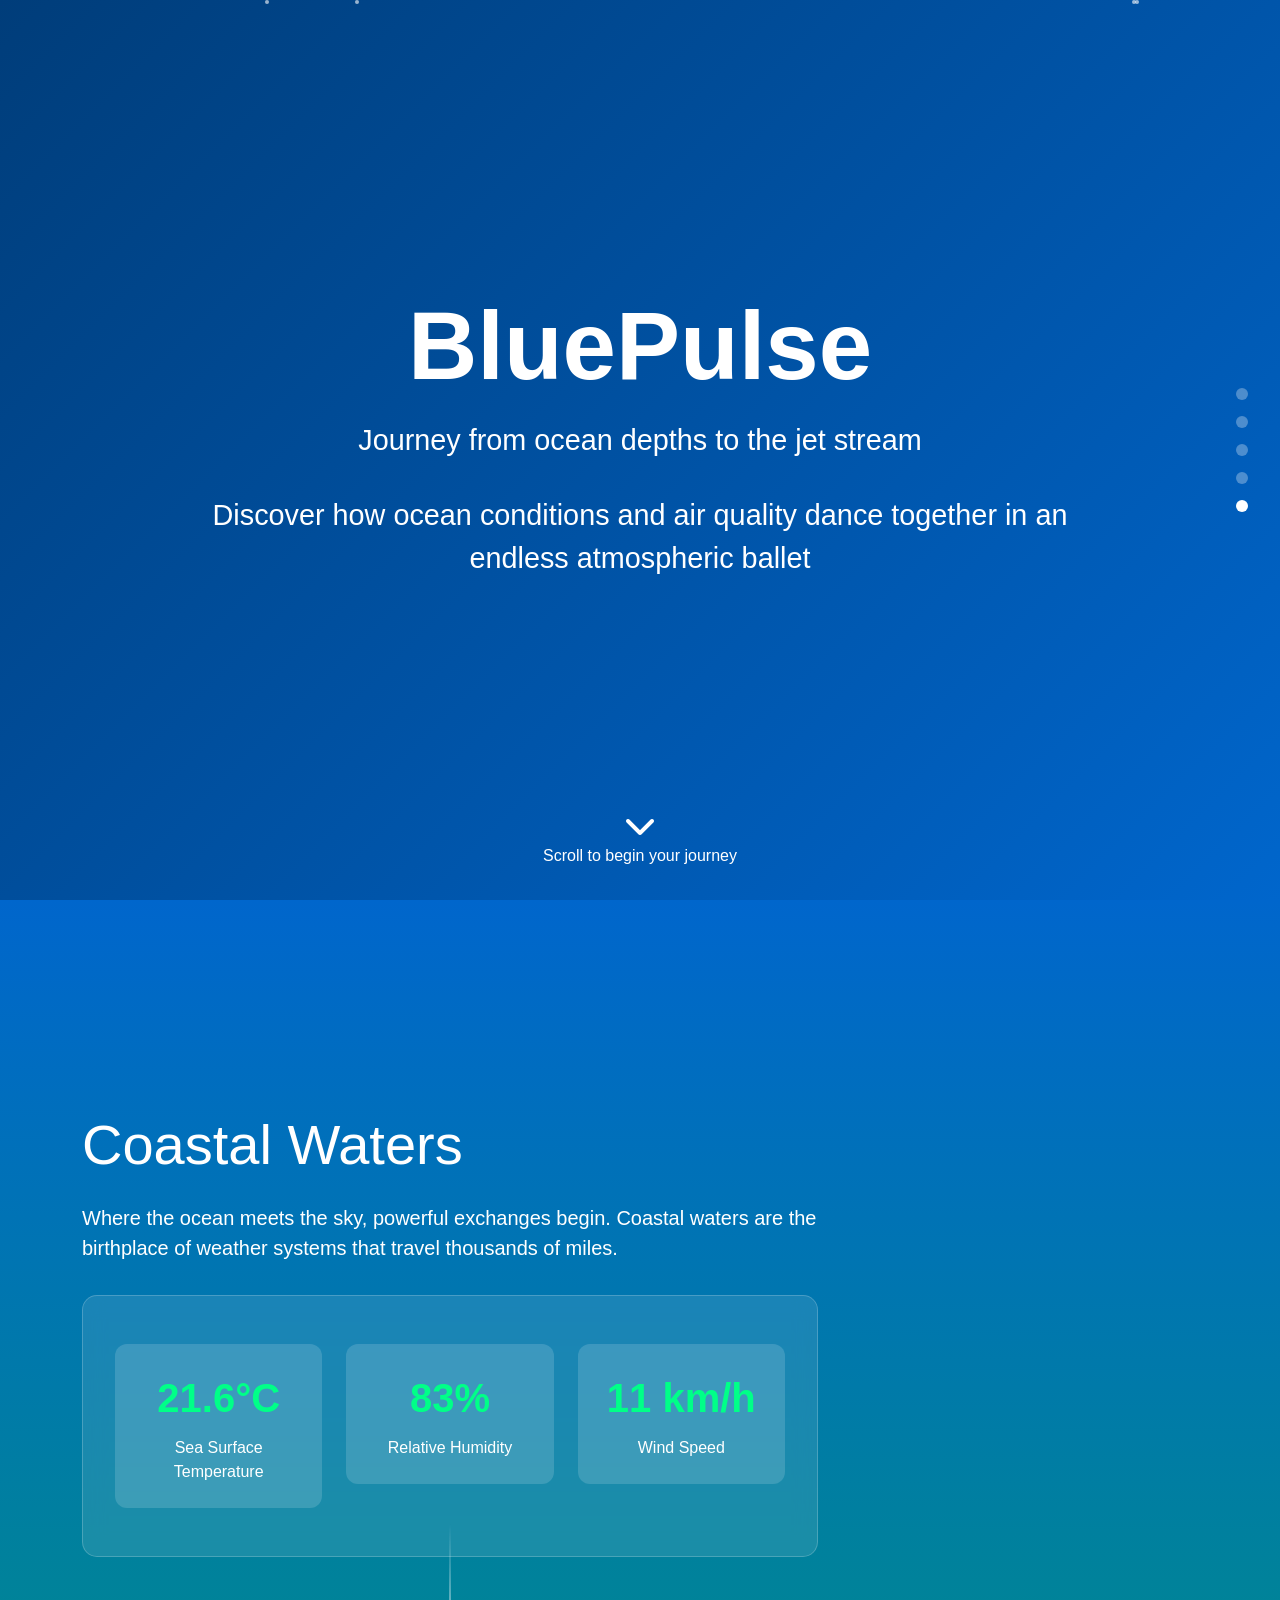
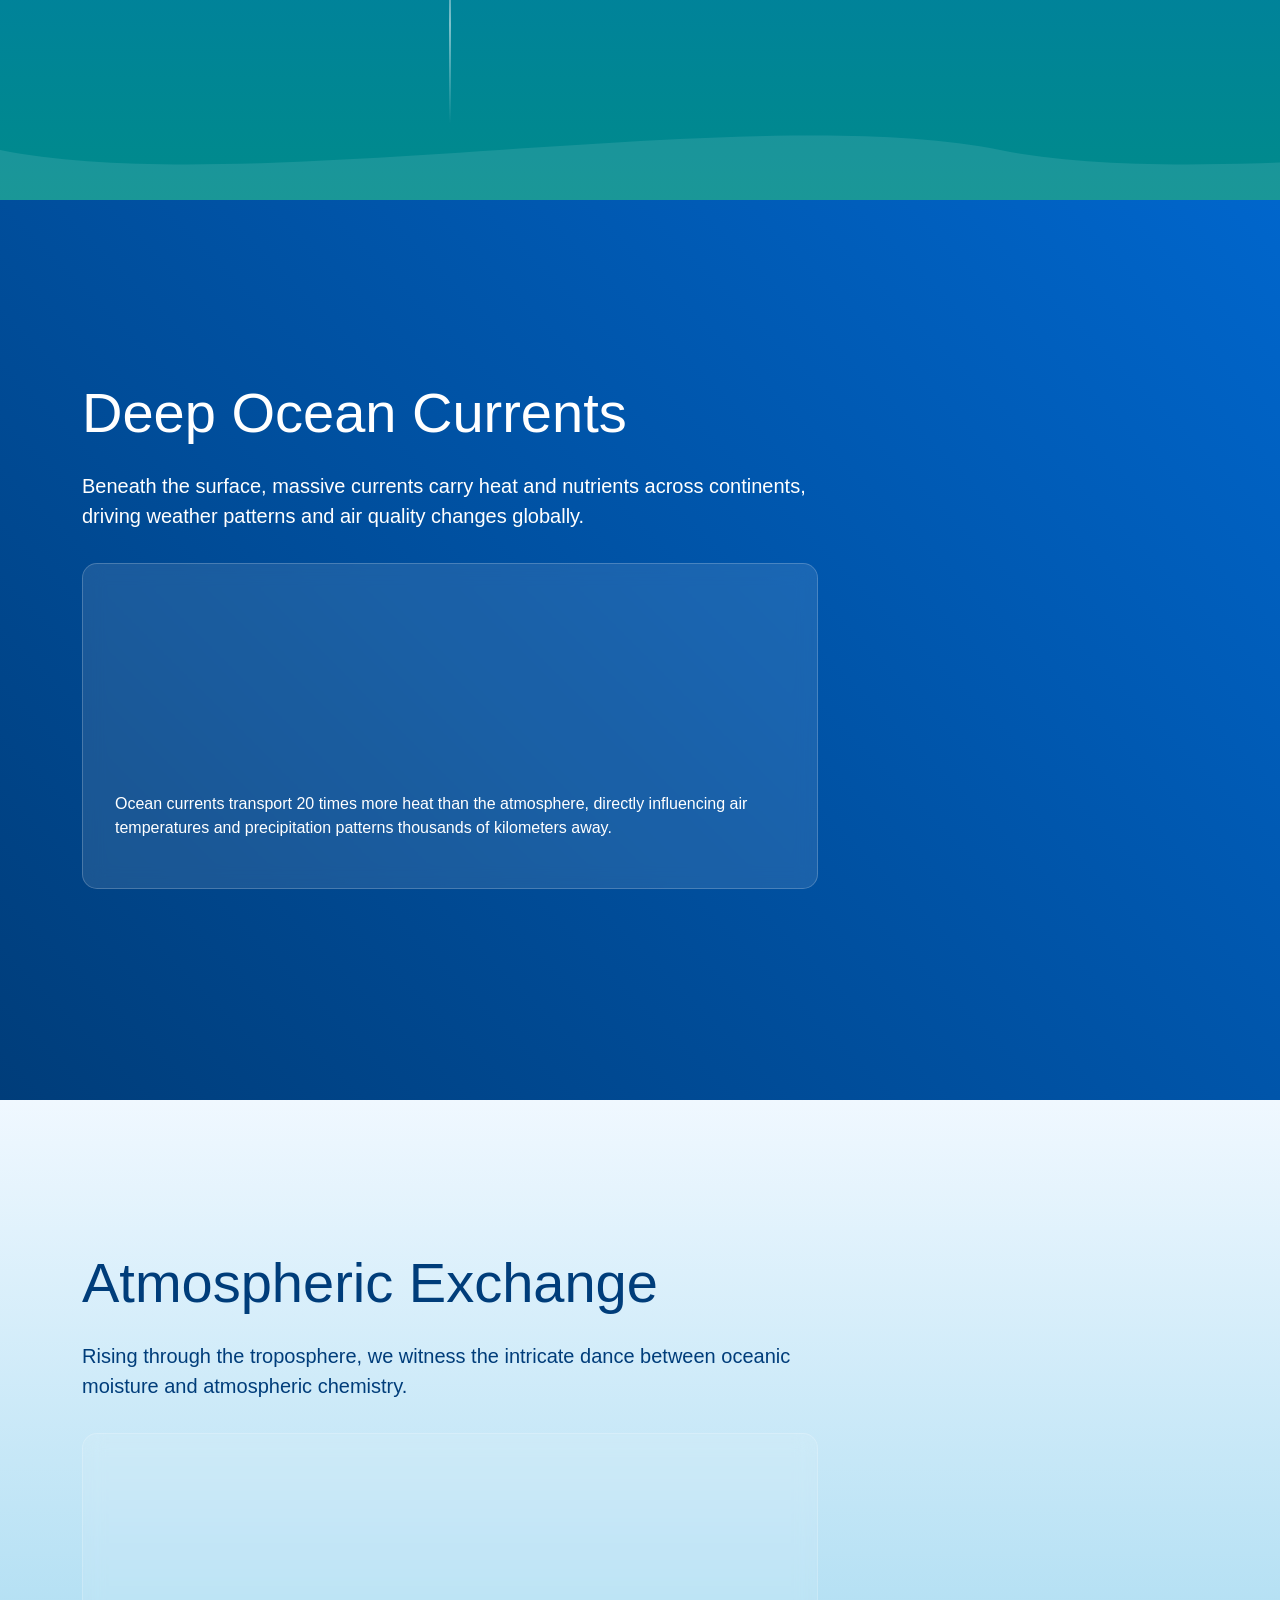
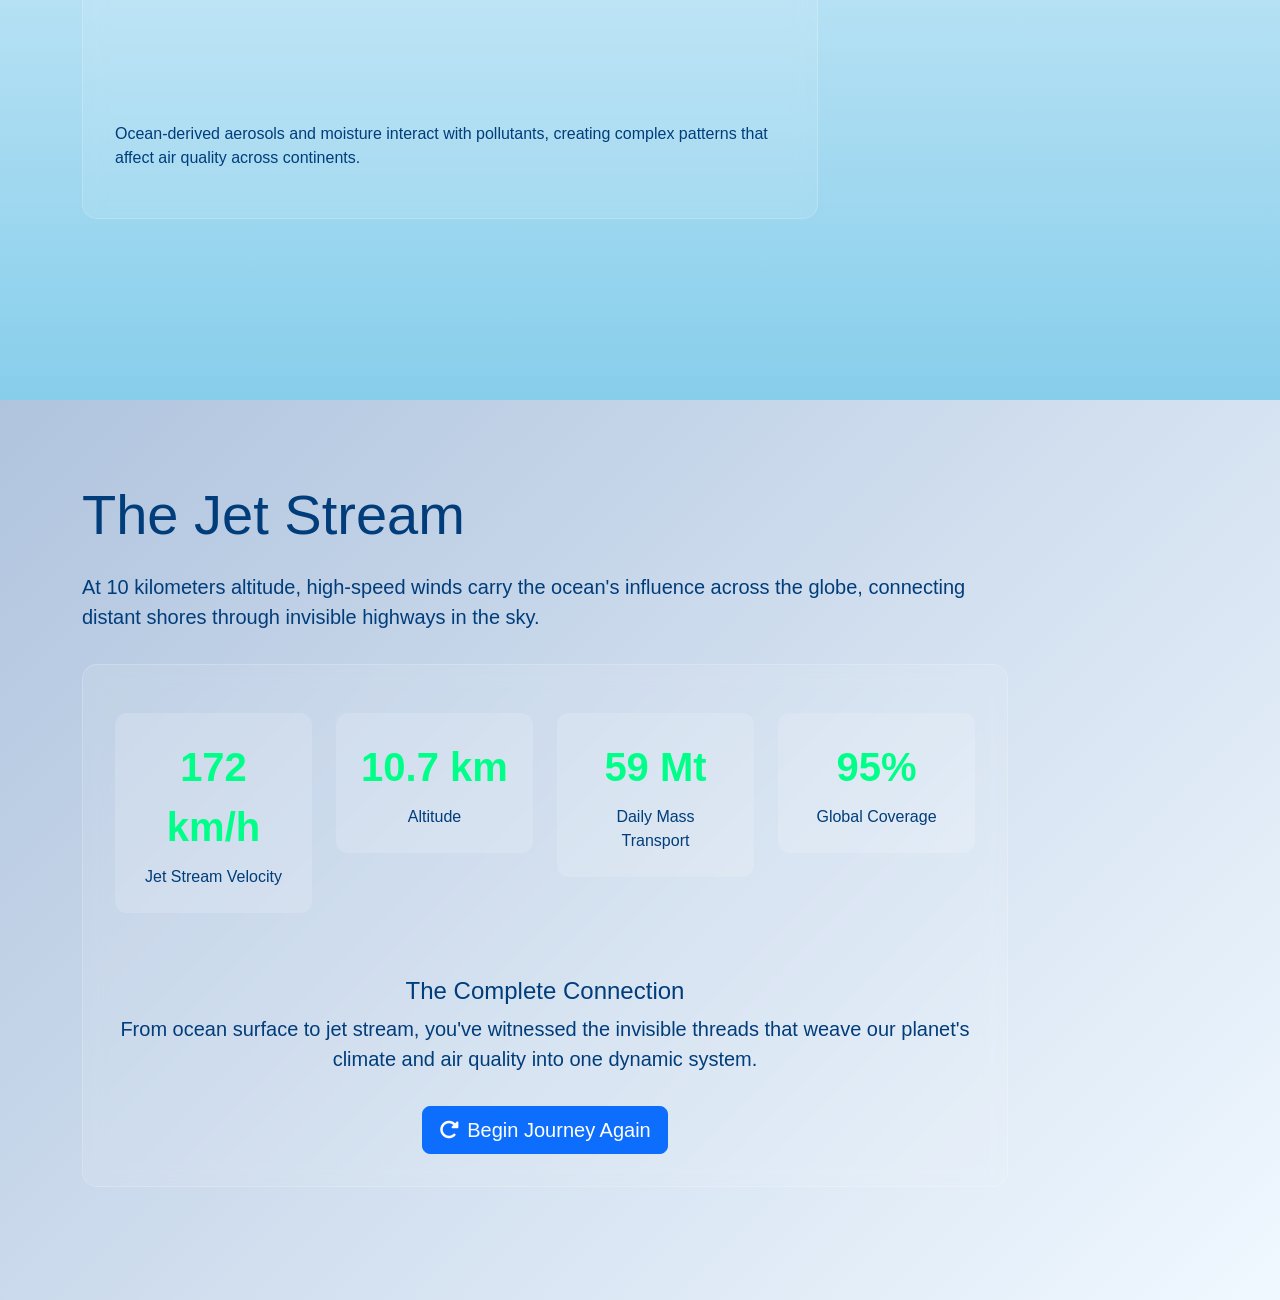
<file: temp/index.html>
<!DOCTYPE html>
<html lang="en">
<head>
    <meta charset="UTF-8">
    <meta name="viewport" content="width=device-width, initial-scale=1.0">
    <title>BluePulse - Ocean to Atmosphere Journey</title>
    <link href="https://cdnjs.cloudflare.com/ajax/libs/bootstrap/5.3.2/css/bootstrap.min.css" rel="stylesheet">
    <link href="https://cdnjs.cloudflare.com/ajax/libs/font-awesome/6.4.0/css/all.min.css" rel="stylesheet">
    

    <style>
        :root {
            --ocean-blue: #0066cc;
            --deep-blue: #003d7a;
            --sky-blue: #87ceeb;
            --cloud-white: #f0f8ff;
            --wave-teal: #008b8b;
            --air-gray: #b0c4de;
        }

        * {
            margin: 0;
            padding: 0;
            box-sizing: border-box;
        }

        body {
            font-family: 'Segoe UI', Tahoma, Geneva, Verdana, sans-serif;
            overflow-x: hidden;
            background: linear-gradient(180deg, var(--deep-blue) 0%, var(--ocean-blue) 50%, var(--sky-blue) 100%);
        }

        .scroll-section {
            min-height: 100vh;
            display: flex;
            align-items: center;
            position: relative;
            padding: 2rem 0;
        }

        .hero-section {
            background: linear-gradient(135deg, var(--deep-blue) 0%, var(--ocean-blue) 100%);
            color: white;
            text-align: center;
            position: relative;
            overflow: hidden;
        }

        .hero-content h1 {
            font-size: clamp(2.5rem, 8vw, 6rem);
            font-weight: 700;
            margin-bottom: 1rem;
            animation: fadeInUp 1s ease-out;
        }

        .hero-content p {
            font-size: clamp(1.2rem, 3vw, 1.8rem);
            margin-bottom: 2rem;
            animation: fadeInUp 1s ease-out 0.3s both;
        }

        .floating-particles {
            position: absolute;
            width: 100%;
            height: 100%;
            overflow: hidden;
        }

        .particle {
            position: absolute;
            width: 4px;
            height: 4px;
            background: rgba(255, 255, 255, 0.6);
            border-radius: 50%;
            animation: float 6s infinite linear;
        }

        .coastline-section {
            background: linear-gradient(to bottom, var(--ocean-blue), var(--wave-teal));
            color: white;
        }

        .ocean-section {
            background: linear-gradient(45deg, var(--deep-blue), var(--ocean-blue));
            color: white;
        }

        .atmosphere-section {
            background: linear-gradient(to top, var(--sky-blue), var(--cloud-white));
            color: var(--deep-blue);
        }

        .jetstream-section {
            background: linear-gradient(135deg, var(--air-gray), var(--cloud-white));
            color: var(--deep-blue);
        }

        .data-visualization {
            background: rgba(255, 255, 255, 0.1);
            border-radius: 15px;
            padding: 2rem;
            margin: 2rem 0;
            backdrop-filter: blur(10px);
            border: 1px solid rgba(255, 255, 255, 0.2);
        }

        .wave-animation {
            position: absolute;
            bottom: 0;
            left: 0;
            width: 100%;
            height: 100px;
            background: url("data:image/svg+xml,%3Csvg xmlns='http://www.w3.org/2000/svg' viewBox='0 0 1200 120'%3E%3Cpath d='M0,60 C300,120 900,0 1200,60 L1200,120 L0,120 Z' fill='rgba(255,255,255,0.1)'/%3E%3C/svg%3E") repeat-x;
            animation: wave 3s ease-in-out infinite;
        }

        .progress-indicator {
            position: fixed;
            top: 50%;
            right: 2rem;
            transform: translateY(-50%);
            z-index: 1000;
            display: flex;
            flex-direction: column;
            gap: 1rem;
        }

        .progress-dot {
            width: 12px;
            height: 12px;
            border-radius: 50%;
            background: rgba(255, 255, 255, 0.3);
            transition: all 0.3s ease;
            cursor: pointer;
        }

        .progress-dot.active {
            background: white;
            transform: scale(1.5);
        }

        .metric-card {
            background: rgba(255, 255, 255, 0.15);
            border-radius: 12px;
            padding: 1.5rem;
            margin: 1rem 0;
            text-align: center;
            transform: translateY(20px);
            opacity: 0;
            transition: all 0.6s ease;
        }

        .metric-card.visible {
            transform: translateY(0);
            opacity: 1;
        }

        .metric-value {
            font-size: 2.5rem;
            font-weight: bold;
            margin-bottom: 0.5rem;
        }

        .flying-transition {
            position: fixed;
            top: 0;
            left: 0;
            width: 100%;
            height: 100%;
            background: radial-gradient(circle, transparent 20%, rgba(0, 102, 204, 0.8) 80%);
            pointer-events: none;
            opacity: 0;
            transition: opacity 0.5s ease;
            z-index: 999;
        }

        .flying-transition.active {
            opacity: 1;
        }

        .scroll-prompt {
            position: absolute;
            bottom: 2rem;
            left: 50%;
            transform: translateX(-50%);
            color: white;
            text-align: center;
            animation: bounce 2s infinite;
        }

        .connection-line {
            position: absolute;
            width: 2px;
            height: 200px;
            background: linear-gradient(to bottom, transparent, rgba(255, 255, 255, 0.5), transparent);
            left: 50%;
            transform: translateX(-50%);
            animation: pulse 2s infinite;
        }

        @keyframes fadeInUp {
            from {
                opacity: 0;
                transform: translateY(30px);
            }
            to {
                opacity: 1;
                transform: translateY(0);
            }
        }

        @keyframes float {
            0% {
                transform: translateY(100vh) rotate(0deg);
                opacity: 0;
            }
            10% {
                opacity: 1;
            }
            90% {
                opacity: 1;
            }
            100% {
                transform: translateY(-100px) rotate(360deg);
                opacity: 0;
            }
        }

        @keyframes wave {
            0%, 100% {
                transform: translateX(0);
            }
            50% {
                transform: translateX(-20px);
            }
        }

        @keyframes bounce {
            0%, 20%, 50%, 80%, 100% {
                transform: translateX(-50%) translateY(0);
            }
            40% {
                transform: translateX(-50%) translateY(-10px);
            }
            60% {
                transform: translateX(-50%) translateY(-5px);
            }
        }

        @keyframes pulse {
            0%, 100% {
                opacity: 0.5;
                transform: translateX(-50%) scaleY(1);
            }
            50% {
                opacity: 1;
                transform: translateX(-50%) scaleY(1.1);
            }
        }

        @media (max-width: 768px) {
            .progress-indicator {
                right: 1rem;
            }
            
            .data-visualization {
                padding: 1rem;
                margin: 1rem 0;
            }
            
            .metric-card {
                padding: 1rem;
            }
            
            .metric-value {
                font-size: 2rem;
            }
        }
    </style>
</head>
<body>
    <!-- Flying Transition Effect -->
    <div class="flying-transition" id="flyingTransition"></div>

    <!-- Progress Indicator -->
    <div class="progress-indicator" id="progressIndicator">
        <div class="progress-dot active" data-section="0"></div>
        <div class="progress-dot" data-section="1"></div>
        <div class="progress-dot" data-section="2"></div>
        <div class="progress-dot" data-section="3"></div>
        <div class="progress-dot" data-section="4"></div>
    </div>

    <!-- Hero Section -->
    <section class="scroll-section hero-section" id="section-0">
        <div class="floating-particles" id="particles"></div>
        <div class="container">
            <div class="row justify-content-center">
                <div class="col-lg-10">
                    <div class="hero-content">
                        <h1>BluePulse</h1>
                        <p>Journey from ocean depths to the jet stream</p>
                        <p class="lead">Discover how ocean conditions and air quality dance together in an endless atmospheric ballet</p>
                        <div class="scroll-prompt">
                            <i class="fas fa-chevron-down fa-2x"></i>
                            <div>Scroll to begin your journey</div>
                        </div>
                    </div>
                </div>
            </div>
        </div>
    </section>

    <!-- Coastline Section -->
    <section class="scroll-section coastline-section" id="section-1">
        <div class="wave-animation"></div>
        <div class="container">
            <div class="row">
                <div class="col-lg-8">
                    <h2 class="display-4 mb-4">Coastal Waters</h2>
                    <p class="lead">Where the ocean meets the sky, powerful exchanges begin. Coastal waters are the birthplace of weather systems that travel thousands of miles.</p>
                    
                    <div class="data-visualization">
                        <div class="row">
                            <div class="col-md-4">
                                <div class="metric-card" data-animate="coastline">
                                    <div class="metric-value" id="seaTemp">22.5°C</div>
                                    <div>Sea Surface Temperature</div>
                                </div>
                            </div>
                            <div class="col-md-4">
                                <div class="metric-card" data-animate="coastline">
                                    <div class="metric-value" id="humidity">78%</div>
                                    <div>Relative Humidity</div>
                                </div>
                            </div>
                            <div class="col-md-4">
                                <div class="metric-card" data-animate="coastline">
                                    <div class="metric-value" id="windSpeed">12 km/h</div>
                                    <div>Wind Speed</div>
                                </div>
                            </div>
                        </div>
                        <div class="connection-line"></div>
                    </div>
                </div>
            </div>
        </div>
    </section>

    <!-- Ocean Section -->
    <section class="scroll-section ocean-section" id="section-2">
        <div class="container">
            <div class="row">
                <div class="col-lg-8">
                    <h2 class="display-4 mb-4">Deep Ocean Currents</h2>
                    <p class="lead">Beneath the surface, massive currents carry heat and nutrients across continents, driving weather patterns and air quality changes globally.</p>
                    
                    <div class="data-visualization">
                        <div class="row">
                            <div class="col-md-6">
                                <div class="metric-card" data-animate="ocean">
                                    <div class="metric-value" id="currentSpeed">2.3 m/s</div>
                                    <div>Current Velocity</div>
                                </div>
                            </div>
                            <div class="col-md-6">
                                <div class="metric-card" data-animate="ocean">
                                    <div class="metric-value" id="thermalEnergy">1.2 PJ</div>
                                    <div>Thermal Energy Transfer</div>
                                </div>
                            </div>
                        </div>
                        <p class="mt-4">Ocean currents transport 20 times more heat than the atmosphere, directly influencing air temperatures and precipitation patterns thousands of kilometers away.</p>
                    </div>
                </div>
            </div>
        </div>
    </section>

    <!-- Atmosphere Section -->
    <section class="scroll-section atmosphere-section" id="section-3">
        <div class="container">
            <div class="row">
                <div class="col-lg-8">
                    <h2 class="display-4 mb-4">Atmospheric Exchange</h2>
                    <p class="lead">Rising through the troposphere, we witness the intricate dance between oceanic moisture and atmospheric chemistry.</p>
                    
                    <div class="data-visualization">
                        <div class="row">
                            <div class="col-md-4">
                                <div class="metric-card" data-animate="atmosphere">
                                    <div class="metric-value" id="pm25">18 μg/m³</div>
                                    <div>PM2.5 Concentration</div>
                                </div>
                            </div>
                            <div class="col-md-4">
                                <div class="metric-card" data-animate="atmosphere">
                                    <div class="metric-value" id="ozone">65 ppb</div>
                                    <div>Ground-level Ozone</div>
                                </div>
                            </div>
                            <div class="col-md-4">
                                <div class="metric-card" data-animate="atmosphere">
                                    <div class="metric-value" id="pressure">1013 hPa</div>
                                    <div>Atmospheric Pressure</div>
                                </div>
                            </div>
                        </div>
                        <p class="mt-4">Ocean-derived aerosols and moisture interact with pollutants, creating complex patterns that affect air quality across continents.</p>
                    </div>
                </div>
            </div>
        </div>
    </section>

    <!-- Jet Stream Section -->
    <section class="scroll-section jetstream-section" id="section-4">
        <div class="container">
            <div class="row">
                <div class="col-lg-10">
                    <h2 class="display-4 mb-4">The Jet Stream</h2>
                    <p class="lead">At 10 kilometers altitude, high-speed winds carry the ocean's influence across the globe, connecting distant shores through invisible highways in the sky.</p>
                    
                    <div class="data-visualization">
                        <div class="row">
                            <div class="col-md-3">
                                <div class="metric-card" data-animate="jetstream">
                                    <div class="metric-value" id="jetSpeed">180 km/h</div>
                                    <div>Jet Stream Velocity</div>
                                </div>
                            </div>
                            <div class="col-md-3">
                                <div class="metric-card" data-animate="jetstream">
                                    <div class="metric-value" id="altitude">10.5 km</div>
                                    <div>Altitude</div>
                                </div>
                            </div>
                            <div class="col-md-3">
                                <div class="metric-card" data-animate="jetstream">
                                    <div class="metric-value" id="transport">50 Mt</div>
                                    <div>Daily Mass Transport</div>
                                </div>
                            </div>
                            <div class="col-md-3">
                                <div class="metric-card" data-animate="jetstream">
                                    <div class="metric-value" id="globalCoverage">95%</div>
                                    <div>Global Coverage</div>
                                </div>
                            </div>
                        </div>
                        <div class="mt-5 text-center">
                            <h4>The Complete Connection</h4>
                            <p class="lead">From ocean surface to jet stream, you've witnessed the invisible threads that weave our planet's climate and air quality into one dynamic system.</p>
                            <button class="btn btn-primary btn-lg mt-3" onclick="restartJourney()">
                                <i class="fas fa-redo-alt me-2"></i>Begin Journey Again
                            </button>
                        </div>
                    </div>
                </div>
            </div>
        </div>
    </section>

    <script src="https://cdnjs.cloudflare.com/ajax/libs/bootstrap/5.3.2/js/bootstrap.bundle.min.js"></script>
    
    <script>
        class BluePulseApp {
            constructor() {
                this.currentSection = 0;
                this.sections = document.querySelectorAll('.scroll-section');
                this.progressDots = document.querySelectorAll('.progress-dot');
                this.flyingTransition = document.getElementById('flyingTransition');
                this.isTransitioning = false;
                
                this.init();
            }

            init() {
                this.createParticles();
                this.setupScrollListeners();
                this.setupProgressIndicator();
                this.animateMetrics();
                this.updateDataValues();
                
                // Start data animation interval
                setInterval(() => this.updateDataValues(), 3000);
            }

            createParticles() {
                const particlesContainer = document.getElementById('particles');
                const particleCount = window.innerWidth < 768 ? 30 : 60;

                for (let i = 0; i < particleCount; i++) {
                    setTimeout(() => {
                        const particle = document.createElement('div');
                        particle.className = 'particle';
                        particle.style.left = Math.random() * 100 + '%';
                        particle.style.animationDelay = Math.random() * 6 + 's';
                        particle.style.animationDuration = (4 + Math.random() * 4) + 's';
                        particlesContainer.appendChild(particle);
                    }, i * 100);
                }
            }

            setupScrollListeners() {
                let ticking = false;
                
                window.addEventListener('scroll', () => {
                    if (!ticking) {
                        requestAnimationFrame(() => {
                            this.handleScroll();
                            ticking = false;
                        });
                        ticking = true;
                    }
                });

                // Smooth scrolling for mobile
                window.addEventListener('touchmove', this.handleScroll.bind(this), { passive: true });
            }

            handleScroll() {
                if (this.isTransitioning) return;

                const scrollPosition = window.pageYOffset;
                const windowHeight = window.innerHeight;
                const totalHeight = document.documentElement.scrollHeight - windowHeight;
                
                // Calculate current section based on scroll position
                const newSection = Math.min(
                    Math.floor((scrollPosition / totalHeight) * this.sections.length),
                    this.sections.length - 1
                );

                if (newSection !== this.currentSection) {
                    this.transitionToSection(newSection);
                }

                // Update progress indicator
                this.updateProgressIndicator(scrollPosition / totalHeight);
                
                // Animate visible metric cards
                this.animateVisibleCards();
            }

            transitionToSection(newSection) {
                if (this.isTransitioning) return;
                
                this.isTransitioning = true;
                this.currentSection = newSection;

                // Flying transition effect
                this.flyingTransition.classList.add('active');
                
                setTimeout(() => {
                    this.flyingTransition.classList.remove('active');
                    this.isTransitioning = false;
                }, 500);

                // Update progress dots
                this.progressDots.forEach((dot, index) => {
                    dot.classList.toggle('active', index === newSection);
                });
            }

            setupProgressIndicator() {
                this.progressDots.forEach((dot, index) => {
                    dot.addEventListener('click', () => {
                        this.scrollToSection(index);
                    });
                });
            }

            scrollToSection(sectionIndex) {
                const section = this.sections[sectionIndex];
                section.scrollIntoView({ behavior: 'smooth' });
            }

            updateProgressIndicator(progress) {
                const totalSections = this.sections.length;
                const currentSectionProgress = progress * totalSections;
                
                this.progressDots.forEach((dot, index) => {
                    const isActive = index <= currentSectionProgress;
                    dot.style.opacity = isActive ? '1' : '0.3';
                    dot.style.transform = index === Math.floor(currentSectionProgress) 
                        ? 'scale(1.5)' : 'scale(1)';
                });
            }

            animateVisibleCards() {
                const cards = document.querySelectorAll('.metric-card');
                
                cards.forEach(card => {
                    const rect = card.getBoundingClientRect();
                    const isVisible = rect.top < window.innerHeight && rect.bottom > 0;
                    
                    if (isVisible) {
                        card.classList.add('visible');
                    }
                });
            }

            animateMetrics() {
                // Initial animation for all metric cards
                setTimeout(() => {
                    this.animateVisibleCards();
                }, 1000);
            }

            updateDataValues() {
                // Simulate real-time data updates with realistic variations
                const updates = {
                    seaTemp: () => (22.5 + (Math.random() - 0.5) * 2).toFixed(1) + '°C',
                    humidity: () => Math.floor(75 + Math.random() * 10) + '%',
                    windSpeed: () => Math.floor(10 + Math.random() * 8) + ' km/h',
                    currentSpeed: () => (2.0 + Math.random() * 0.8).toFixed(1) + ' m/s',
                    thermalEnergy: () => (1.0 + Math.random() * 0.5).toFixed(1) + ' PJ',
                    pm25: () => Math.floor(15 + Math.random() * 10) + ' μg/m³',
                    ozone: () => Math.floor(60 + Math.random() * 15) + ' ppb',
                    pressure: () => Math.floor(1008 + Math.random() * 10) + ' hPa',
                    jetSpeed: () => Math.floor(160 + Math.random() * 40) + ' km/h',
                    altitude: () => (10.2 + Math.random() * 0.6).toFixed(1) + ' km',
                    transport: () => Math.floor(45 + Math.random() * 15) + ' Mt',
                    globalCoverage: () => Math.floor(92 + Math.random() * 6) + '%'
                };

                Object.entries(updates).forEach(([id, updateFn]) => {
                    const element = document.getElementById(id);
                    if (element) {
                        element.textContent = updateFn();
                        element.style.transition = 'color 0.3s ease';
                        element.style.color = '#00ff88';
                        setTimeout(() => {
                            element.style.color = '';
                        }, 300);
                    }
                });
            }

            restartJourney() {
                window.scrollTo({ top: 0, behavior: 'smooth' });
                this.currentSection = 0;
                this.updateProgressIndicator(0);
            }
        }

        // Global restart function
        function restartJourney() {
            window.scrollTo({ top: 0, behavior: 'smooth' });
        }

        // Initialize app when DOM is loaded
        document.addEventListener('DOMContentLoaded', () => {
            const app = new BluePulseApp();
            
            // Expose restart function globally
            window.restartJourney = () => app.restartJourney();
        });

        // Handle window resize
        window.addEventListener('resize', () => {
            // Recreate particles for responsive design
            const particlesContainer = document.getElementById('particles');
            if (particlesContainer) {
                particlesContainer.innerHTML = '';
                setTimeout(() => {
                    const app = new BluePulseApp();
                }, 100);
            }
        });

        // Optimize performance for mobile
        if ('ontouchstart' in window) {
            document.body.style.overflowX = 'hidden';
            
            // Reduce particle count on mobile
            const style = document.createElement('style');
            style.textContent = `
                @media (max-width: 768px) {
                    .particle { animation-duration: 8s !important; }
                    .wave-animation { animation-duration: 4s !important; }
                }
            `;
            document.head.appendChild(style);
        }
    </script>
</body>
</html>
</file>
